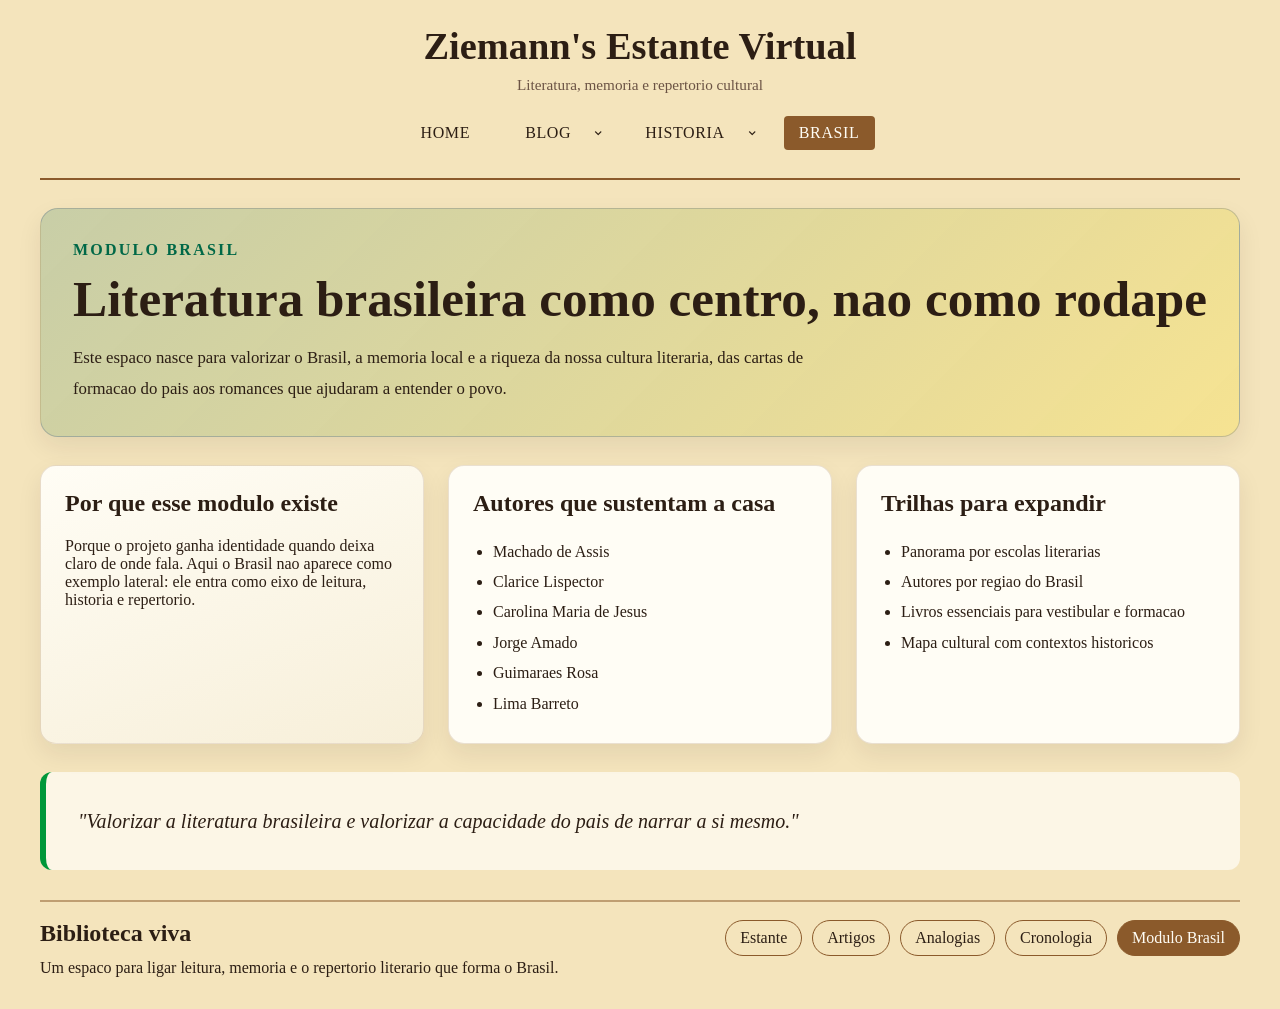
<file: src/main/resources/static/brasil.html>
<!DOCTYPE html>
<html lang="pt-br">
<head>
    <meta charset="UTF-8">
    <meta name="viewport" content="width=device-width, initial-scale=1.0">
    <title>Brasil | Ziemann</title>
    <link rel="stylesheet" href="style.css">
    <link href="https://unpkg.com/boxicons@2.1.4/css/boxicons.min.css" rel="stylesheet">
</head>
<body>
    <div id="site-header-placeholder"></div>

    <main class="brasil-main">
        <section class="brasil-hero">
            <p class="brasil-eyebrow">Modulo Brasil</p>
            <h1>Literatura brasileira como centro, nao como rodape</h1>
            <p class="brasil-intro">
                Este espaco nasce para valorizar o Brasil, a memoria local e a riqueza da nossa cultura
                literaria, das cartas de formacao do pais aos romances que ajudaram a entender o povo.
            </p>
        </section>

        <section class="brasil-grid">
            <article class="brasil-card destaque">
                <h2>Por que esse modulo existe</h2>
                <p>
                    Porque o projeto ganha identidade quando deixa claro de onde fala. Aqui o Brasil nao
                    aparece como exemplo lateral: ele entra como eixo de leitura, historia e repertorio.
                </p>
            </article>

            <article class="brasil-card">
                <h2>Autores que sustentam a casa</h2>
                <ul class="brasil-lista">
                    <li>Machado de Assis</li>
                    <li>Clarice Lispector</li>
                    <li>Carolina Maria de Jesus</li>
                    <li>Jorge Amado</li>
                    <li>Guimaraes Rosa</li>
                    <li>Lima Barreto</li>
                </ul>
            </article>

            <article class="brasil-card">
                <h2>Trilhas para expandir</h2>
                <ul class="brasil-lista">
                    <li>Panorama por escolas literarias</li>
                    <li>Autores por regiao do Brasil</li>
                    <li>Livros essenciais para vestibular e formacao</li>
                    <li>Mapa cultural com contextos historicos</li>
                </ul>
            </article>
        </section>

        <section class="brasil-citacao">
            <blockquote>
                "Valorizar a literatura brasileira e valorizar a capacidade do pais de narrar a si mesmo."
            </blockquote>
        </section>
    </main>

    <div id="site-footer-placeholder"></div>

    <script src="site.js"></script>
</body>
</html>
</file>
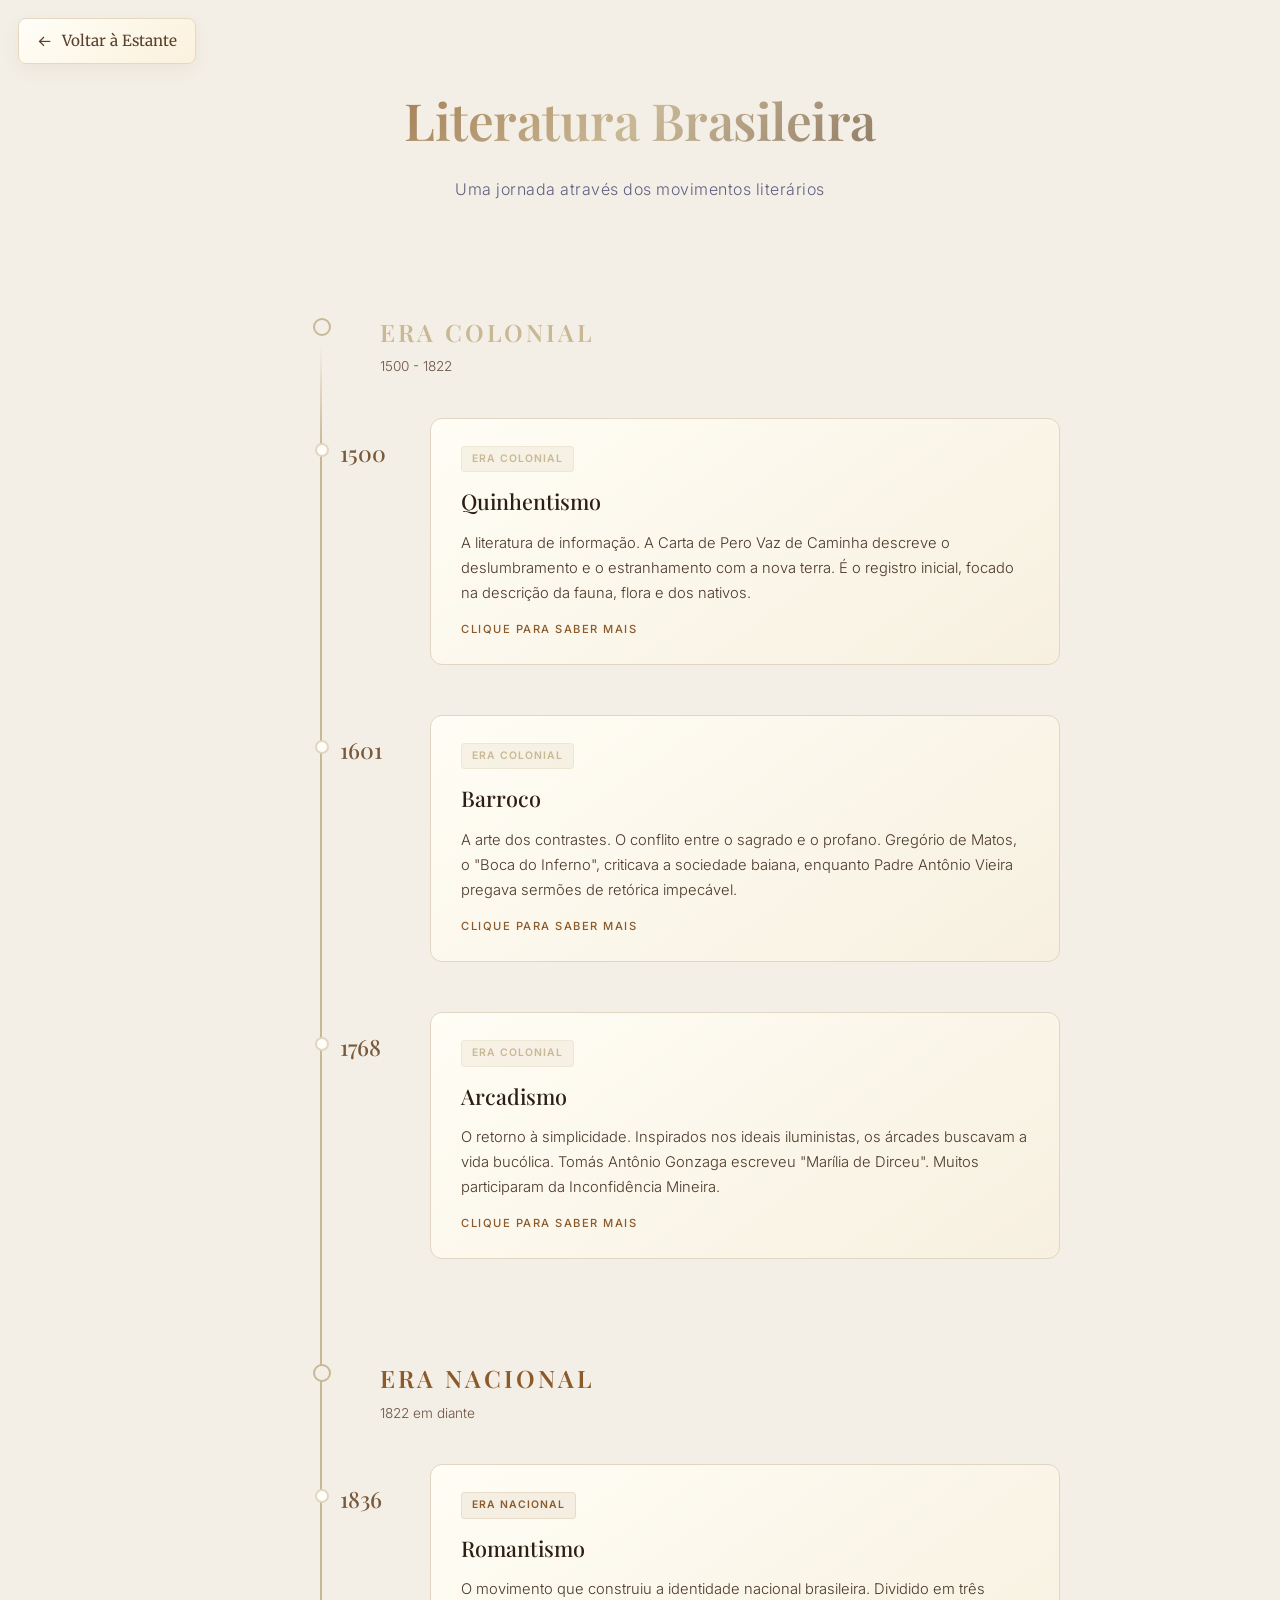
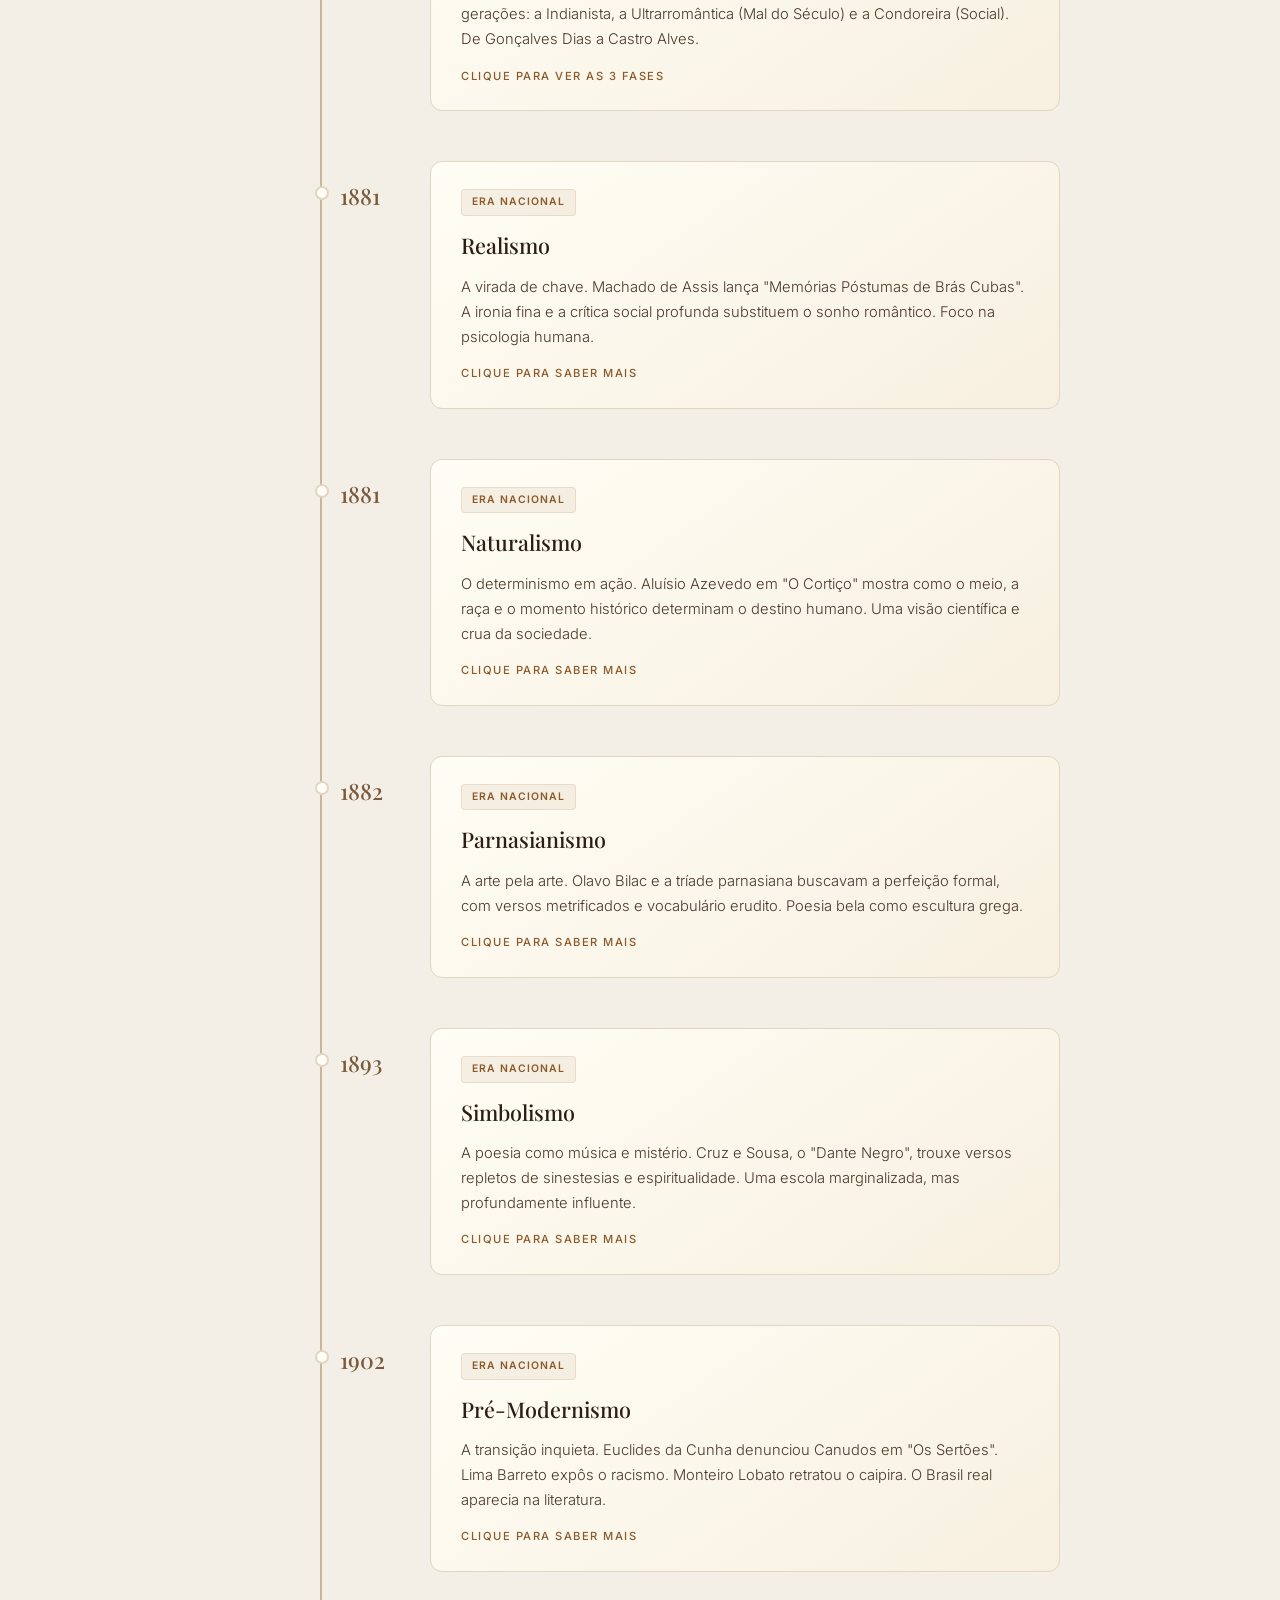
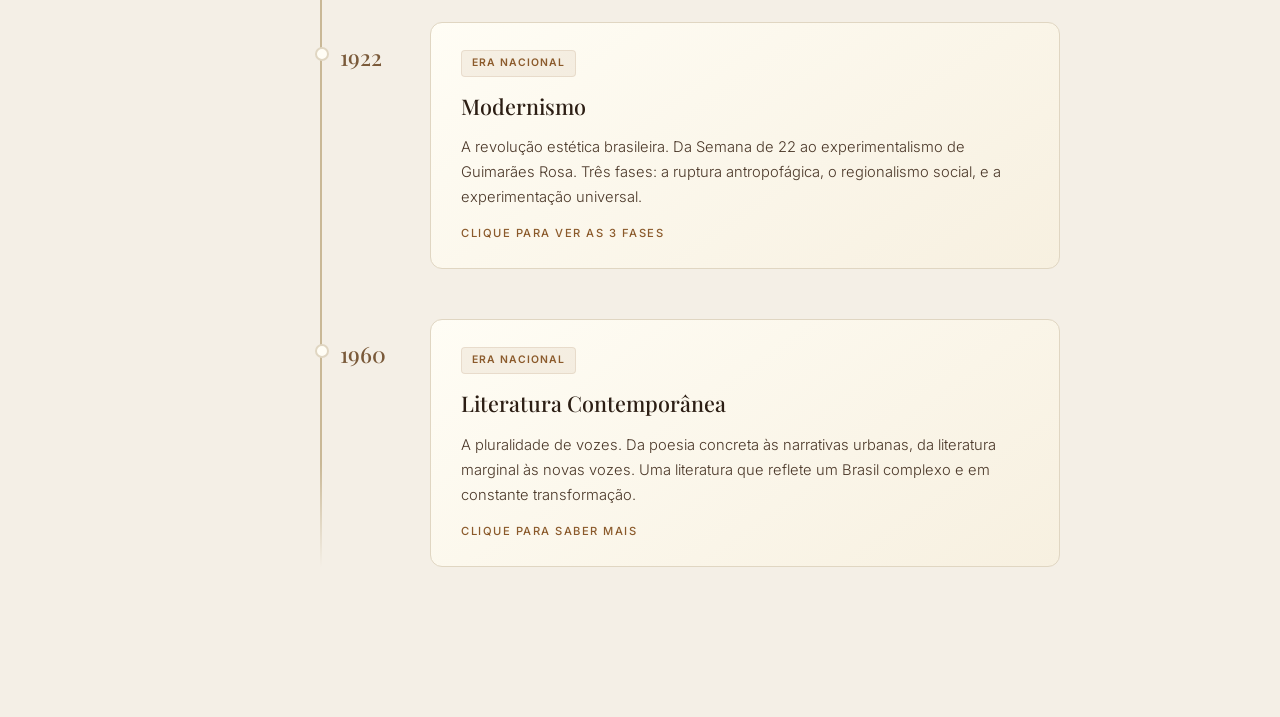
<file: src/main/resources/static/cronologia.html>
<!DOCTYPE html>
<html lang="pt-br">
<head>
    <meta charset="UTF-8">
    <meta name="viewport" content="width=device-width, initial-scale=1.0">
    <title>Cronologia Literária Brasileira</title>
    <link rel="preconnect" href="https://fonts.googleapis.com">
    <link rel="preconnect" href="https://fonts.gstatic.com" crossorigin>
    <link href="https://fonts.googleapis.com/css2?family=Inter:wght@300;400;500;600;700&family=Playfair+Display:wght@400;500;600;700&display=swap" rel="stylesheet">
    <link href="https://fonts.googleapis.com/css2?family=Merriweather:ital,wght@0,300;0,400;0,700&display=swap" rel="stylesheet">
    <link href="https://unpkg.com/boxicons@2.1.4/css/boxicons.min.css" rel="stylesheet">
    <link rel="stylesheet" href="cronologia.css">
</head>
<body>

    <div class="page-wrapper">
        <div class="btn-voltar-container">
            <a href="index.html" class="btn-voltar">
                <i class="bx bx-arrow-back"></i>
                Voltar à Estante
            </a>
        </div>


        <div class="container">

            <div class="section-heading">
                <h2>Literatura Brasileira</h2>
                <p class="subtitle">Uma jornada através dos movimentos literários</p>
            </div>

            <div class="timeline_component">

                <!-- ERA COLONIAL -->
                <div class="era-marker" data-era="colonial">
                    <span>Era Colonial</span>
                    <small>1500 - 1822</small>
                </div>

                <!-- QUINHENTISMO -->
                <div class="timeline_item">
                    <div class="timeline_date">1500</div>
                    <div class="timeline_card" data-period="quinhentismo">
                        <span class="era-badge colonial">Era Colonial</span>
                        <h3>Quinhentismo</h3>
                        <p>A literatura de informação. A Carta de Pero Vaz de Caminha descreve o deslumbramento e o estranhamento com a nova terra. É o registro inicial, focado na descrição da fauna, flora e dos nativos.</p>
                        <span class="click-hint">Clique para saber mais</span>
                    </div>
                </div>

                <!-- BARROCO -->
                <div class="timeline_item">
                    <div class="timeline_date">1601</div>
                    <div class="timeline_card" data-period="barroco">
                        <span class="era-badge colonial">Era Colonial</span>
                        <h3>Barroco</h3>
                        <p>A arte dos contrastes. O conflito entre o sagrado e o profano. Gregório de Matos, o "Boca do Inferno", criticava a sociedade baiana, enquanto Padre Antônio Vieira pregava sermões de retórica impecável.</p>
                        <span class="click-hint">Clique para saber mais</span>
                    </div>
                </div>

                <!-- ARCADISMO -->
                <div class="timeline_item">
                    <div class="timeline_date">1768</div>
                    <div class="timeline_card" data-period="arcadismo">
                        <span class="era-badge colonial">Era Colonial</span>
                        <h3>Arcadismo</h3>
                        <p>O retorno à simplicidade. Inspirados nos ideais iluministas, os árcades buscavam a vida bucólica. Tomás Antônio Gonzaga escreveu "Marília de Dirceu". Muitos participaram da Inconfidência Mineira.</p>
                        <span class="click-hint">Clique para saber mais</span>
                    </div>
                </div>

                <!-- ERA NACIONAL -->
                <div class="era-marker" data-era="nacional">
                    <span>Era Nacional</span>
                    <small>1822 em diante</small>
                </div>

                <!-- ROMANTISMO -->
                <div class="timeline_item">
                    <div class="timeline_date">1836</div>
                    <div class="timeline_card" data-period="romantismo">
                        <span class="era-badge nacional">Era Nacional</span>
                        <h3>Romantismo</h3>
                        <p>O movimento que construiu a identidade nacional brasileira. Dividido em três gerações: a Indianista, a Ultrarromântica (Mal do Século) e a Condoreira (Social). De Gonçalves Dias a Castro Alves.</p>
                        <span class="click-hint">Clique para ver as 3 fases</span>
                    </div>
                </div>

                <!-- REALISMO -->
                <div class="timeline_item">
                    <div class="timeline_date">1881</div>
                    <div class="timeline_card" data-period="realismo">
                        <span class="era-badge nacional">Era Nacional</span>
                        <h3>Realismo</h3>
                        <p>A virada de chave. Machado de Assis lança "Memórias Póstumas de Brás Cubas". A ironia fina e a crítica social profunda substituem o sonho romântico. Foco na psicologia humana.</p>
                        <span class="click-hint">Clique para saber mais</span>
                    </div>
                </div>

                <!-- NATURALISMO -->
                <div class="timeline_item">
                    <div class="timeline_date">1881</div>
                    <div class="timeline_card" data-period="naturalismo">
                        <span class="era-badge nacional">Era Nacional</span>
                        <h3>Naturalismo</h3>
                        <p>O determinismo em ação. Aluísio Azevedo em "O Cortiço" mostra como o meio, a raça e o momento histórico determinam o destino humano. Uma visão científica e crua da sociedade.</p>
                        <span class="click-hint">Clique para saber mais</span>
                    </div>
                </div>

                <!-- PARNASIANISMO -->
                <div class="timeline_item">
                    <div class="timeline_date">1882</div>
                    <div class="timeline_card" data-period="parnasianismo">
                        <span class="era-badge nacional">Era Nacional</span>
                        <h3>Parnasianismo</h3>
                        <p>A arte pela arte. Olavo Bilac e a tríade parnasiana buscavam a perfeição formal, com versos metrificados e vocabulário erudito. Poesia bela como escultura grega.</p>
                        <span class="click-hint">Clique para saber mais</span>
                    </div>
                </div>

                <!-- SIMBOLISMO -->
                <div class="timeline_item">
                    <div class="timeline_date">1893</div>
                    <div class="timeline_card" data-period="simbolismo">
                        <span class="era-badge nacional">Era Nacional</span>
                        <h3>Simbolismo</h3>
                        <p>A poesia como música e mistério. Cruz e Sousa, o "Dante Negro", trouxe versos repletos de sinestesias e espiritualidade. Uma escola marginalizada, mas profundamente influente.</p>
                        <span class="click-hint">Clique para saber mais</span>
                    </div>
                </div>

                <!-- PRÉ-MODERNISMO -->
                <div class="timeline_item">
                    <div class="timeline_date">1902</div>
                    <div class="timeline_card" data-period="pre-modernismo">
                        <span class="era-badge nacional">Era Nacional</span>
                        <h3>Pré-Modernismo</h3>
                        <p>A transição inquieta. Euclides da Cunha denunciou Canudos em "Os Sertões". Lima Barreto expôs o racismo. Monteiro Lobato retratou o caipira. O Brasil real aparecia na literatura.</p>
                        <span class="click-hint">Clique para saber mais</span>
                    </div>
                </div>

                <!-- MODERNISMO -->
                <div class="timeline_item">
                    <div class="timeline_date">1922</div>
                    <div class="timeline_card" data-period="modernismo">
                        <span class="era-badge nacional">Era Nacional</span>
                        <h3>Modernismo</h3>
                        <p>A revolução estética brasileira. Da Semana de 22 ao experimentalismo de Guimarães Rosa. Três fases: a ruptura antropofágica, o regionalismo social, e a experimentação universal.</p>
                        <span class="click-hint">Clique para ver as 3 fases</span>
                    </div>
                </div>

                <!-- LITERATURA CONTEMPORÂNEA -->
                <div class="timeline_item">
                    <div class="timeline_date">1960</div>
                    <div class="timeline_card" data-period="contemporaneo">
                        <span class="era-badge nacional">Era Nacional</span>
                        <h3>Literatura Contemporânea</h3>
                        <p>A pluralidade de vozes. Da poesia concreta às narrativas urbanas, da literatura marginal às novas vozes. Uma literatura que reflete um Brasil complexo e em constante transformação.</p>
                        <span class="click-hint">Clique para saber mais</span>
                    </div>
                </div>

                <div class="timeline_end"></div>

            </div>
        </div>
    </div>

    <!-- MODAL -->
    <div class="modal-overlay" id="modalOverlay">
        <div class="modal-content" id="modalContent">
            <button class="modal-close" id="modalClose">&times;</button>
            <div class="modal-body" id="modalBody"></div>
        </div>
    </div>

    <script src="cronologia.js"></script>
</body>
</html>
</file>
<file: src/main/resources/static/style.css>
body {
    font-family: 'Georgia', serif;
    background-color: #f4e4bc;
    color: #2c1e14;
    margin: 0;
    min-height: 100vh;
}

main {
    padding: 20px;
}

.site-header {
    padding: 24px 20px 8px;
}

.site-header__inner {
    max-width: 1200px;
    margin: 0 auto;
    border-bottom: 2px solid #8b5a2b;
    padding-bottom: 18px;
}

.site-brand {
    text-align: center;
    margin-bottom: 12px;
}

.site-brand__title {
    color: #2c1e14;
    text-decoration: none;
    font-size: clamp(1.8rem, 3vw, 2.4rem);
    font-weight: 700;
}

.site-brand__subtitle {
    margin: 8px 0 0;
    color: #6b5344;
    font-size: 0.95rem;
}

.site-nav__links {
    display: flex;
    list-style: none;
    justify-content: center;
    flex-wrap: wrap;
    gap: 25px;
    margin: 0;
    padding: 10px 20px;
}

.site-nav__links li {
    display: flex;
    align-items: center;
    gap: 5px;
}

.site-nav__links > li > a {
    text-decoration: none;
    color: #2c1e14;
    font-weight: 500;
    text-transform: uppercase;
    letter-spacing: 0.04em;
    padding: 8px 15px;
    border-radius: 4px;
    transition: all 0.25s ease;
}

.site-nav__links > li > a:hover,
.site-nav__links a.is-active,
.site-footer__links a.is-active {
    color: #fffdf5;
    background-color: #8b5a2b;
}

.site-nav__links i {
    font-size: 0.9rem;
    color: #2c1e14;
    transition: transform 0.3s ease;
}

.site-nav__dropdown {
    position: relative;
}

.site-nav__dropdown:hover > i {
    transform: rotate(180deg);
}

.site-nav__dropdown-menu {
    position: absolute;
    top: calc(100% + 10px);
    left: 50%;
    transform: translateX(-50%) translateY(-10px);
    background: linear-gradient(145deg, #fffdf5 0%, #f4e4bc 100%);
    border: 2px solid #8b5a2b;
    border-radius: 8px;
    box-shadow:
        0 8px 25px rgba(44, 30, 20, 0.25),
        inset 0 1px 0 rgba(255, 255, 255, 0.5);
    list-style: none;
    padding: 8px 0;
    margin: 0;
    min-width: 170px;
    opacity: 0;
    visibility: hidden;
    transition: all 0.3s ease;
    z-index: 20;
}

.site-nav__dropdown-menu::before {
    content: '';
    position: absolute;
    top: -8px;
    left: 50%;
    transform: translateX(-50%);
    border-left: 8px solid transparent;
    border-right: 8px solid transparent;
    border-bottom: 8px solid #8b5a2b;
}

.site-nav__dropdown:hover .site-nav__dropdown-menu {
    opacity: 1;
    visibility: visible;
    transform: translateX(-50%) translateY(0);
}

.site-nav__dropdown-menu li {
    padding: 0;
    margin: 0 8px;
}

.site-nav__dropdown-menu a {
    display: block;
    padding: 12px 16px;
    color: #2c1e14;
    text-decoration: none;
    font-size: 0.95rem;
    font-weight: 500;
    border-radius: 6px;
    transition: all 0.2s ease;
}

.site-nav__dropdown-menu a:hover {
    background-color: #8b5a2b;
    color: #fffdf5;
    padding-left: 20px;
}

.grade-livros {
    display: grid;
    grid-template-columns: repeat(auto-fill, minmax(300px, 1fr));
    gap: 30px;
    padding: 20px;
}

.livro-card {
    background: #fffdf5;
    border: 1px solid #dcdcdc;
    padding: 20px;
    box-shadow: 5px 5px 15px rgba(0, 0, 0, 0.1);
    border-radius: 5px;
    transition: transform 0.3s ease, box-shadow 0.3s ease;
    cursor: pointer;
}

.livro-card:hover {
    transform: translateY(-5px);
    box-shadow: 8px 8px 20px rgba(0, 0, 0, 0.2);
}

.livro-card img {
    max-width: 100px;
    float: left;
    margin-right: 15px;
    box-shadow: 2px 2px 5px rgba(0, 0, 0, 0.3);
}

.opiniao {
    font-style: italic;
    line-height: 1.6;
    font-size: 0.95rem;
}

.modal-textos {
    flex: 1;
    text-align: left;
}

.modal-textos p {
    font-size: 1.1rem;
    line-height: 1.6;
    color: #4a3b32;
    font-style: italic;
}

.modal {
    display: none;
    position: fixed;
    top: 0;
    left: 0;
    width: 100%;
    height: 100%;
    background-color: rgba(0, 0, 0, 0.7);
    justify-content: center;
    align-items: center;
    z-index: 1000;
}

.modal-content {
    background-color: #fffdf5;
    padding: 30px;
    border-radius: 8px;
    max-width: 600px;
    position: relative;
    width: 90%;
    max-height: 90vh;
    overflow-y: auto;
}

.modal-body {
    display: flex;
    gap: 30px;
}

.btn-close {
    position: absolute;
    top: 10px;
    right: 15px;
    background: none;
    border: none;
    font-size: 2rem;
    cursor: pointer;
    color: #8b5a2b;
}

.btn-close::before {
    content: "×";
}

.modal-capa img {
    max-width: 200px;
    border-radius: 4px;
    align-items: center;
    display: flex;
}

.header-blog {
    text-align: center;
    margin-bottom: 40px;
    color: #4a3b32;
}

.lista-artigos {
    max-width: 800px;
    margin: 0 auto;
    display: flex;
    flex-direction: column;
    gap: 20px;
}

.artigo-card {
    background: #fffdf5;
    border-left: 5px solid #8b5a2b;
    padding: 25px;
    box-shadow: 2px 2px 10px rgba(0, 0, 0, 0.05);
    transition: transform 0.2s;
}

.artigo-card:hover {
    transform: translateX(5px);
}

.artigo-card h3 {
    margin-top: 0;
    color: #2c1e14;
}

.artigo-card small {
    color: #888;
    display: block;
    margin-bottom: 10px;
}

.ler-mais {
    background-color: #8b5a2b;
    color: white;
    border: none;
    padding: 8px 16px;
    cursor: pointer;
    font-family: 'Georgia', serif;
    margin-top: 10px;
}

.artigo-leitura {
    text-align: justify;
    line-height: 1.8;
    padding: 10px;
    width: 100%;
}

.artigo-leitura h1 {
    font-size: 1.8rem;
    text-align: center;
}

.artigo-leitura h2 {
    color: #8b5a2b;
    margin-top: 30px;
}

.artigo-leitura strong {
    color: #6b2a0b;
}

.site-footer {
    padding: 10px 20px 28px;
}

.site-footer__inner {
    max-width: 1200px;
    margin: 0 auto;
    border-top: 2px solid rgba(139, 90, 43, 0.5);
    padding-top: 18px;
    display: flex;
    justify-content: space-between;
    gap: 24px;
    align-items: flex-start;
}

.site-footer__title {
    margin: 0 0 8px;
}

.site-footer__text {
    margin: 0;
    max-width: 560px;
    line-height: 1.6;
}

.site-footer__links {
    display: flex;
    gap: 10px;
    flex-wrap: wrap;
}

.site-footer__links a {
    text-decoration: none;
    color: #2c1e14;
    border: 1px solid #8b5a2b;
    border-radius: 999px;
    padding: 8px 14px;
    transition: all 0.25s ease;
}

.site-footer__links a:hover {
    color: #fffdf5;
    background-color: #8b5a2b;
}

.brasil-main {
    max-width: 1200px;
    margin: 0 auto;
}

.brasil-hero {
    background: linear-gradient(135deg, rgba(0, 104, 71, 0.18), rgba(255, 223, 0, 0.22));
    border: 1px solid rgba(0, 39, 118, 0.2);
    border-radius: 18px;
    padding: 32px;
    box-shadow: 0 10px 24px rgba(44, 30, 20, 0.08);
}

.brasil-eyebrow {
    margin: 0 0 12px;
    text-transform: uppercase;
    letter-spacing: 0.14em;
    color: #006847;
    font-weight: 700;
}

.brasil-hero h1 {
    margin: 0 0 16px;
    font-size: clamp(2rem, 4vw, 3.3rem);
    line-height: 1.1;
}

.brasil-intro {
    margin: 0;
    font-size: 1.05rem;
    line-height: 1.8;
    max-width: 760px;
}

.brasil-grid {
    display: grid;
    grid-template-columns: repeat(auto-fit, minmax(240px, 1fr));
    gap: 24px;
    margin-top: 28px;
}

.brasil-card {
    background: #fffdf5;
    border-radius: 16px;
    padding: 24px;
    box-shadow: 0 10px 24px rgba(44, 30, 20, 0.08);
    border: 1px solid rgba(139, 90, 43, 0.18);
}

.brasil-card.destaque {
    background: linear-gradient(160deg, #fffdf5, #f7efd9);
}

.brasil-card h2 {
    margin-top: 0;
}

.brasil-lista {
    margin: 0;
    padding-left: 20px;
    line-height: 1.9;
}

.brasil-citacao {
    margin-top: 28px;
    padding: 32px;
    border-left: 6px solid #009739;
    background: rgba(255, 253, 245, 0.75);
    border-radius: 12px;
}

.brasil-citacao blockquote {
    margin: 0;
    font-size: 1.25rem;
    line-height: 1.7;
    font-style: italic;
}

@media (max-width: 768px) {
    .site-header {
        padding-inline: 14px;
    }

    .site-footer__inner {
        flex-direction: column;
    }

    .modal-body {
        flex-direction: column;
    }

    main {
        padding: 14px;
    }

    .brasil-hero,
    .brasil-card,
    .brasil-citacao {
        padding: 22px;
    }
}
</file>
<file: src/main/resources/static/cronologia.css>
* {
    box-sizing: border-box;
}

body {
    margin: 0;
    background-color: #f4efe6; /* warm parchment */
    color: #2c1e14; /* dark warm text */
    font-family: 'Inter', -apple-system, BlinkMacSystemFont, sans-serif;
    overflow-x: hidden;
    line-height: 1.6;
}

.container {
    max-width: 900px;
    margin: 0 auto;
    padding: 0 30px;
}

/* ========== HEADER ========== */
.section-heading {
    text-align: center;
    padding: 80px 0 60px;
}

.section-heading h2 {
    font-family: 'Playfair Display', Georgia, serif;
    font-size: 3.2rem;
    font-weight: 600;
    background: linear-gradient(135deg, #8b5a2b 0%, #c9b896 50%, #6b5344 100%);
    -webkit-background-clip: text;
    -webkit-text-fill-color: transparent;
    background-clip: text;
    margin: 0 0 15px 0;
    letter-spacing: -0.5px;
} 

.section-heading .subtitle {
    color: #606080;
    font-size: 1rem;
    font-weight: 300;
    margin: 0;
    letter-spacing: 0.5px;
}

/* ========== TIMELINE ========== */
.timeline_component {
    position: relative;
    display: flex;
    flex-direction: column;
    padding-left: 120px;
}

/* Linha vertical da timeline */
.timeline_component::before {
    content: '';
    position: absolute;
    left: 100px;
    top: 80px;
    bottom: 150px;
    width: 2px;
    background: linear-gradient(
        to bottom,
        transparent 0%,
        #c9b896 3%,
        #c9b896 97%,
        transparent 100%
    );
} 

/* ========== MARCADOR DE ERA ========== */
.era-marker {
    position: relative;
    padding: 50px 0 40px 40px;
}

.era-marker span {
    display: block;
    font-family: 'Playfair Display', Georgia, serif;
    font-size: 1.5rem;
    font-weight: 600;
    text-transform: uppercase;
    letter-spacing: 3px;
}

.era-marker small {
    display: block;
    color: #6b5344;
    font-size: 0.85rem;
    margin-top: 5px;
    font-weight: 300;
} 

.era-marker[data-era="colonial"] span {
    color: #c9b896;
}

/* Ajuste: cor do marcador da Era Nacional */
.era-marker[data-era="nacional"] span {
    color: #8b5a2b; /* substitui o tom esverdeado por um tom quente */
} 

/* Bolinha na linha para era */
.era-marker::before {
    content: '';
    position: absolute;
    left: -27px;
    top: 55px;
    width: 14px;
    height: 14px;
    background: #f4efe6;
    border: 2px solid #c9b896;
    border-radius: 50%;
} 

/* ========== ITEM DA TIMELINE ========== */
.timeline_item {
    display: flex;
    align-items: flex-start;
    gap: 30px;
    padding-bottom: 50px;
    position: relative;
}

/* Bolinha na linha */
.timeline_item::before {
    content: '';
    position: absolute;
    left: -25px;
    top: 25px;
    width: 10px;
    height: 10px;
    background: #fffdf5;
    border: 2px solid #e0d6c2;
    border-radius: 50%;
    transition: all 0.3s ease;
    z-index: 2;
} 

.timeline_item:hover::before {
    border-color: #8b5a2b;
    box-shadow: 0 0 12px rgba(139, 90, 43, 0.25);
} 

/* ========== DATA ========== */
.timeline_date {
    font-family: 'Playfair Display', Georgia, serif;
    font-size: 1.4rem;
    font-weight: 500;
    color: #7a5a3a;
    min-width: 60px;
    padding-top: 18px;
    transition: color 0.3s ease;
} 

/* Ajuste: cor do hover da data (personalize aqui) */
.timeline_item:hover .timeline_date {
    color: #8b5a2b; /* cor quente e consistente com o projeto */
} 

/* ========== CARD ========== */
.timeline_card {
    flex: 1;
    background: linear-gradient(145deg, #fffdf5 0%, #f7f0e0 100%);
    padding: 25px 30px;
    border-radius: 12px;
    border: 1px solid #e0d6c2;
    cursor: pointer;
    position: relative;
    transition: all 0.35s cubic-bezier(0.4, 0, 0.2, 1);
} 

.timeline_card:hover {
    transform: translateY(-4px);
    border-color: #8b5a2b;
    box-shadow:
        0 15px 35px rgba(139, 90, 43, 0.06),
        0 0 0 1px rgba(139, 90, 43, 0.04);
} 

.timeline_card:active {
    transform: translateY(-2px);
}

/* ========== BADGES ========== */
.era-badge {
    display: inline-block;
    padding: 4px 10px;
    border-radius: 4px;
    font-size: 0.65rem;
    font-weight: 600;
    text-transform: uppercase;
    letter-spacing: 1px;
    margin-bottom: 12px;
}

.era-badge.colonial {
    background: rgba(201, 184, 150, 0.15);
    color: #c9b896;
    border: 1px solid rgba(201, 184, 150, 0.2);
}

/* Ajuste: estilo para badges da Era Nacional (personalize aqui) */
.era-badge.nacional {
    background: rgba(139, 90, 43, 0.08);
    color: #8b5a2b;
    border: 1px solid rgba(139, 90, 43, 0.12);
}

/* ========== CONTEÚDO DO CARD ========== */
.timeline_card h3 {
    font-family: 'Playfair Display', Georgia, serif;
    margin: 0 0 12px 0;
    color: #2c1e14;
    font-size: 1.35rem;
    font-weight: 500;
    transition: color 0.3s ease;
} 

.timeline_card:hover h3 {
    color: #8b5a2b;
} 

.timeline_card p {
    margin: 0;
    color: #4a3728;
    font-size: 0.92rem;
    line-height: 1.7;
    font-weight: 300;
} 

.click-hint {
    display: block;
    margin-top: 15px;
    font-size: 0.7rem;
    color: #8b5a2b;
    text-transform: uppercase;
    letter-spacing: 1.5px;
    font-weight: 500;
    transition: color 0.3s ease;
}

.timeline_card:hover .click-hint {
    color: #6b5344;
} 

/* ========== FIM DA TIMELINE ========== */
.timeline_end {
    height: 100px;
}

/* ========== MODAL ========== */
.modal-overlay {
    position: fixed;
    top: 0;
    left: 0;
    width: 100%;
    height: 100%;
    background: rgba(244, 236, 220, 0.95);
    backdrop-filter: blur(6px);
    z-index: 1000;
    display: flex;
    justify-content: center;
    align-items: center;
    opacity: 0;
    visibility: hidden;
    transition: all 0.3s ease;
}

.modal-overlay.active {
    opacity: 1;
    visibility: visible;
}

.modal-content {
    background: linear-gradient(145deg, #fffdf5 0%, #f7f0e0 100%);
    border-radius: 16px;
    max-width: 750px;
    width: 90%;
    max-height: 85vh;
    overflow-y: auto;
    position: relative;
    border: 1px solid #e0d6c2;
    transform: scale(0.9) translateY(30px);
    transition: transform 0.35s cubic-bezier(0.4, 0, 0.2, 1);
}

.modal-overlay.active .modal-content {
    transform: scale(1) translateY(0);
} 

.modal-close {
    position: absolute;
    top: 20px;
    right: 20px;
    background: rgba(255, 255, 255, 0.9);
    border: 1px solid #e0d6c2;
    color: #6b5344;
    font-size: 1.5rem;
    width: 44px;
    height: 44px;
    border-radius: 8px;
    cursor: pointer;
    transition: all 0.25s ease;
    display: flex;
    align-items: center;
    justify-content: center;
    z-index: 10;
}

.modal-close:hover {
    background: rgba(139, 90, 43, 0.08);
    border-color: #8b5a2b;
    color: #8b5a2b;
} 

.modal-body {
    padding: 45px;
}

.modal-body h2 {
    font-family: 'Playfair Display', Georgia, serif;
    font-size: 2.2rem;
    font-weight: 600;
    margin: 0 0 8px 0;
    color: #2c1e14;
}

.modal-body .modal-period {
    color: #6b5344;
    font-size: 0.95rem;
    margin-bottom: 15px;
    font-weight: 300;
}

.modal-body .modal-era {
    display: inline-block;
    padding: 5px 14px;
    border-radius: 4px;
    font-size: 0.7rem;
    font-weight: 600;
    text-transform: uppercase;
    letter-spacing: 1px;
    margin-bottom: 25px;
}

.modal-body .modal-era.colonial {
    background: rgba(201, 184, 150, 0.15);
    color: #c9b896;
    border: 1px solid rgba(201, 184, 150, 0.2);
}

/* Ajuste: estilo da modal-era.nacional (personalize aqui) */
.modal-body .modal-era.nacional {
    background: rgba(139, 90, 43, 0.08);
    color: #8b5a2b;
    border: 1px solid rgba(139, 90, 43, 0.12);
} 

.modal-body .modal-description {
    font-size: 1rem;
    line-height: 1.8;
    color: #5a4a3a;
    margin-bottom: 30px;
    font-weight: 300;
} 

.modal-body .modal-section {
    margin-bottom: 28px;
}

/* Ajuste: título das seções do modal (personalize aqui) */
.modal-body .modal-section h3 {
    font-family: 'Playfair Display', Georgia, serif;
    color: #8b5a2b;
    font-size: 1.15rem;
    font-weight: 500;
    margin-bottom: 15px;
    padding-bottom: 8px;
    border-bottom: 1px solid rgba(139, 90, 43, 0.06);
} 

.modal-body ul {
    list-style: none;
    padding: 0;
    margin: 0;
}

/* Ajuste: itens das listas do modal (mais legíveis) */
.modal-body ul li {
    padding: 10px 0;
    padding-left: 18px;
    position: relative;
    color: #4a3728; /* texto mais escuro e legível */
    font-size: 0.95rem;
    border-bottom: 1px solid rgba(139, 90, 43, 0.06);
} 

.modal-body ul li:last-child {
    border-bottom: none;
}

/* Ajuste: cor dos bullets nas listas do modal (personalize aqui) */
/* Ajuste: cor dos bullets nas listas do modal (personalize aqui) */
.modal-body ul li::before {
    content: '';
    position: absolute;
    left: 0;
    top: 50%;
    transform: translateY(-50%);
    width: 6px;
    height: 6px;
    background: #8b5a2b;
    border-radius: 50%;
}

/* Ajuste: destaque do autor (mais legível) */
.modal-body .author-highlight {
    color: #4a3728; /* tom escuro e quente para boa leitura */
    font-weight: 600; /* ligeiramente mais forte */
}

.modal-body .work-title {
    color: #a38a6a; /* tom quente para títulos de obras */
    font-style: italic;
} 

/* ========== FASES (Romantismo/Modernismo) ========== */
.modal-fases {
    display: flex;
    flex-direction: column;
    gap: 16px;
}

.modal-fases .fase-card {
    background: rgba(255, 255, 255, 0.02);
    border: 1px solid #1a1a2a;
    border-radius: 10px;
    padding: 22px;
    transition: all 0.25s ease;
}

/* Ajuste: cores das fases do modal e tags (personalize aqui) */
.modal-fases .fase-card:hover {
    border-color: rgba(139, 90, 43, 0.12);
    background: rgba(139, 90, 43, 0.03);
}

.modal-fases .fase-card h4 {
    font-family: 'Playfair Display', Georgia, serif;
    color: #8b5a2b;
    font-size: 1.05rem;
    font-weight: 500;
    margin: 0 0 10px 0;
}

.modal-fases .fase-card p {
    color: #5a4a3a;
    line-height: 1.7;
    margin: 0 0 12px 0;
    font-size: 0.88rem;
    font-weight: 300;
}

.modal-fases .fase-card .autores {
    display: flex;
    flex-wrap: wrap;
    gap: 6px;
}

.modal-fases .fase-card .autor-tag {
    background: rgba(216, 195, 165, 0.12);
    color: #8b5a2b;
    padding: 3px 10px;
    border-radius: 4px;
    font-size: 0.75rem;
    font-weight: 500;
}

/* ========== SCROLLBAR ========== */
.modal-content::-webkit-scrollbar {
    width: 6px;
}

.modal-content::-webkit-scrollbar-track {
    background: #f7f0e0;
}

.modal-content::-webkit-scrollbar-thumb {
    background: #e0d6c2;
    border-radius: 3px;
}

.modal-content::-webkit-scrollbar-thumb:hover {
    background: #d4c4a8;
}

/* ========== RESPONSIVO ========== */
@media screen and (max-width: 768px) {
    .container {
        padding: 0 20px;
    }

    .section-heading {
        padding: 60px 0 40px;
    }

    .section-heading h2 {
        font-size: 2.2rem;
    }

    .timeline_component {
        padding-left: 30px;
    }

    .timeline_component::before {
        left: 10px;
        top: 60px;
    }

    .timeline_item::before {
        left: -24px;
    }

    .era-marker {
        padding-left: 20px;
    }

    .era-marker::before {
        left: -26px;
    }

    .timeline_date {
        display: none;
    }

    .timeline_card {
        padding: 20px;
    }

    .timeline_card h3::before {
        content: attr(data-year);
        display: block;
        font-family: 'Inter', sans-serif;
        font-size: 0.75rem;
        color: #606080;
        margin-bottom: 8px;
        font-weight: 400;
    }

    .modal-body {
        padding: 30px 20px;
    }

    .modal-body h2 {
        font-size: 1.7rem;
    }

    .modal-close {
        top: 12px;
        right: 12px;
        width: 38px;
        height: 38px;
    }
}

/* Make the back button fixed and slightly offset from edges */
.btn-voltar-container {
    position: fixed;
    top: 18px; /* distância do topo - customize aqui */
    left: 18px; /* distância da esquerda - customize aqui */
    z-index: 140;
}

.btn-voltar {
    display: flex;
    align-items: center;
    gap: 10px;
    padding: 10px 18px;
    background: linear-gradient(145deg, #fffef8 0%, #fbf1dc 100%); /* mais claro */
    border: 1px solid #e6d7bf; /* borda mais suave */
    border-radius: 8px;
    color: #5a3f2b; /* texto ligeiramente mais escuro que o fundo */
    font-family: 'Merriweather', serif;
    font-size: 0.95rem;
    text-decoration: none;
    transition: all 0.22s ease;
    box-shadow: 0 6px 18px rgba(90, 60, 36, 0.06);
    max-width: fit-content;
}

.btn-voltar:hover {
    background: #e6d0aa; /* hover mais quente, ainda coerente */
    color: #2c1e14;
}

/* Responsive: reduce offset on very small screens */
@media screen and (max-width: 480px) {
    .btn-voltar-container { top: 12px; left: 12px; }
    .btn-voltar { padding: 8px 14px; font-size: 0.85rem; }
}
</file>
